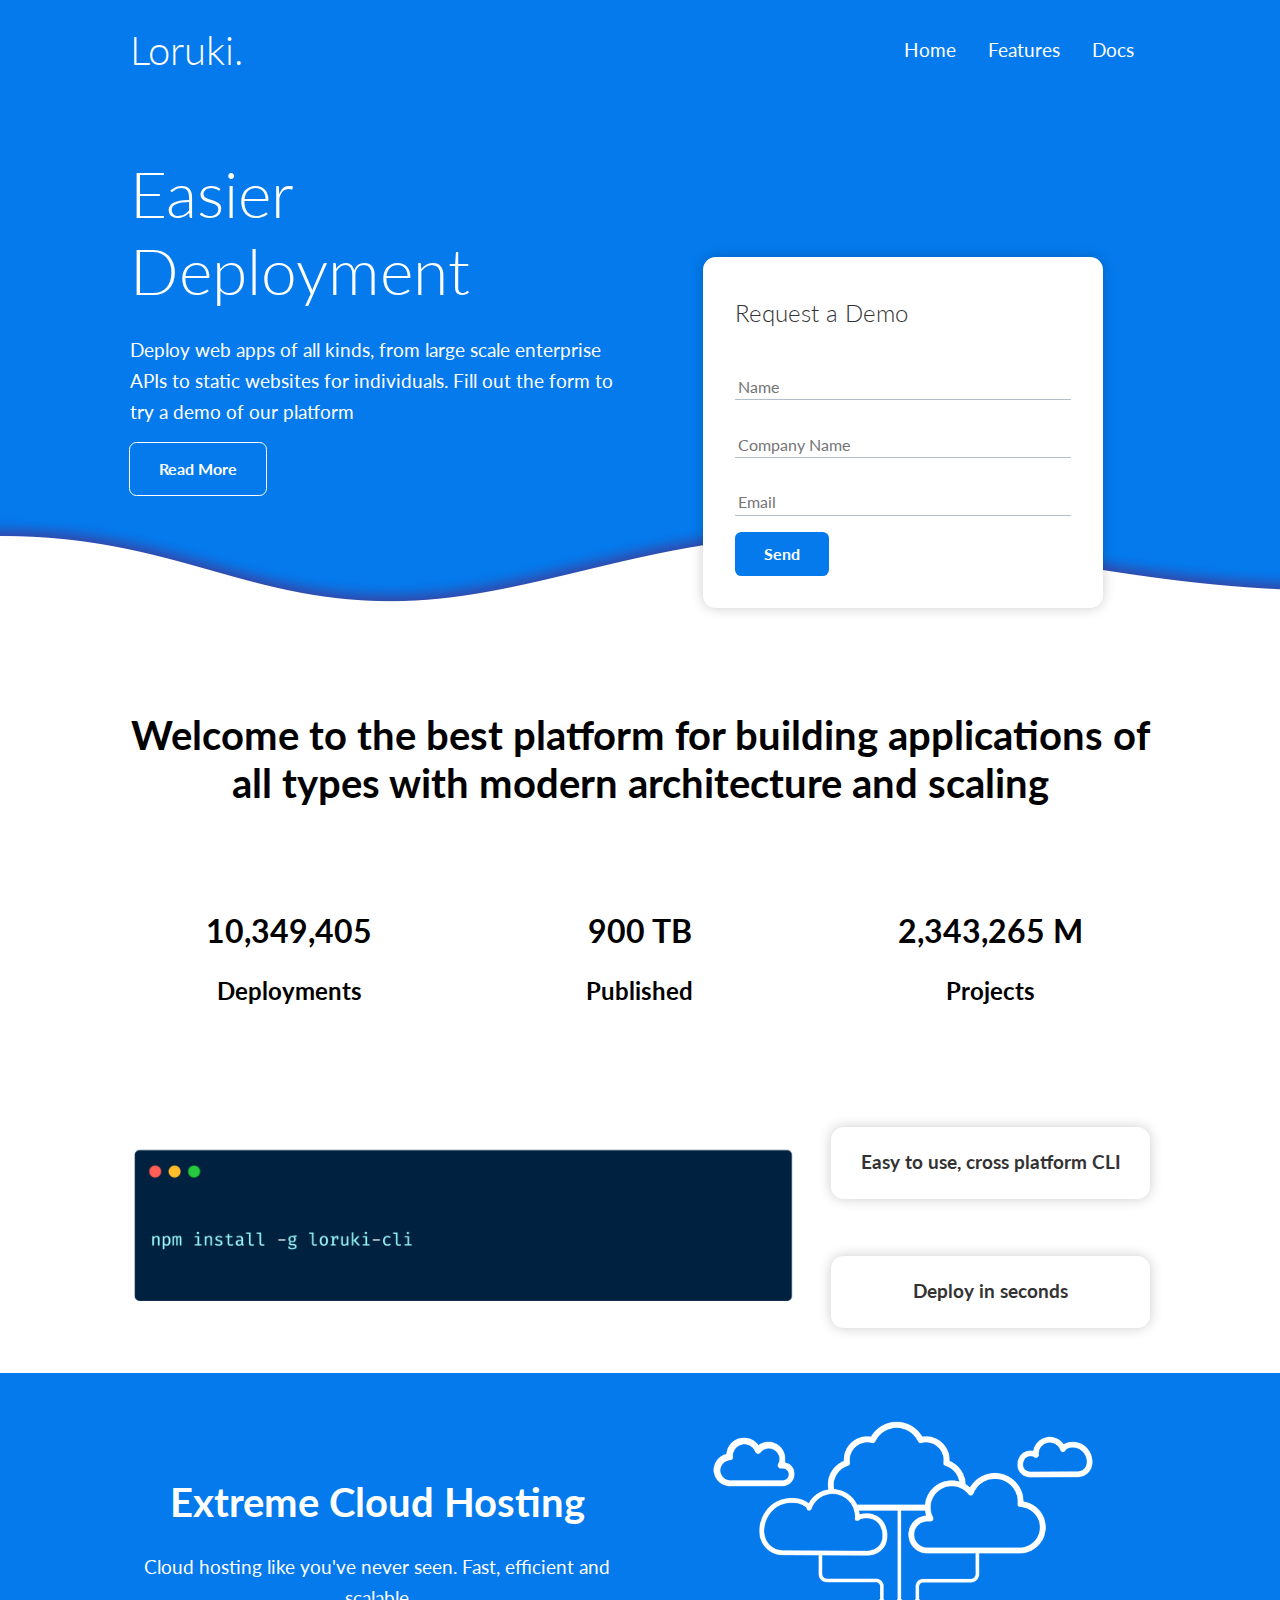
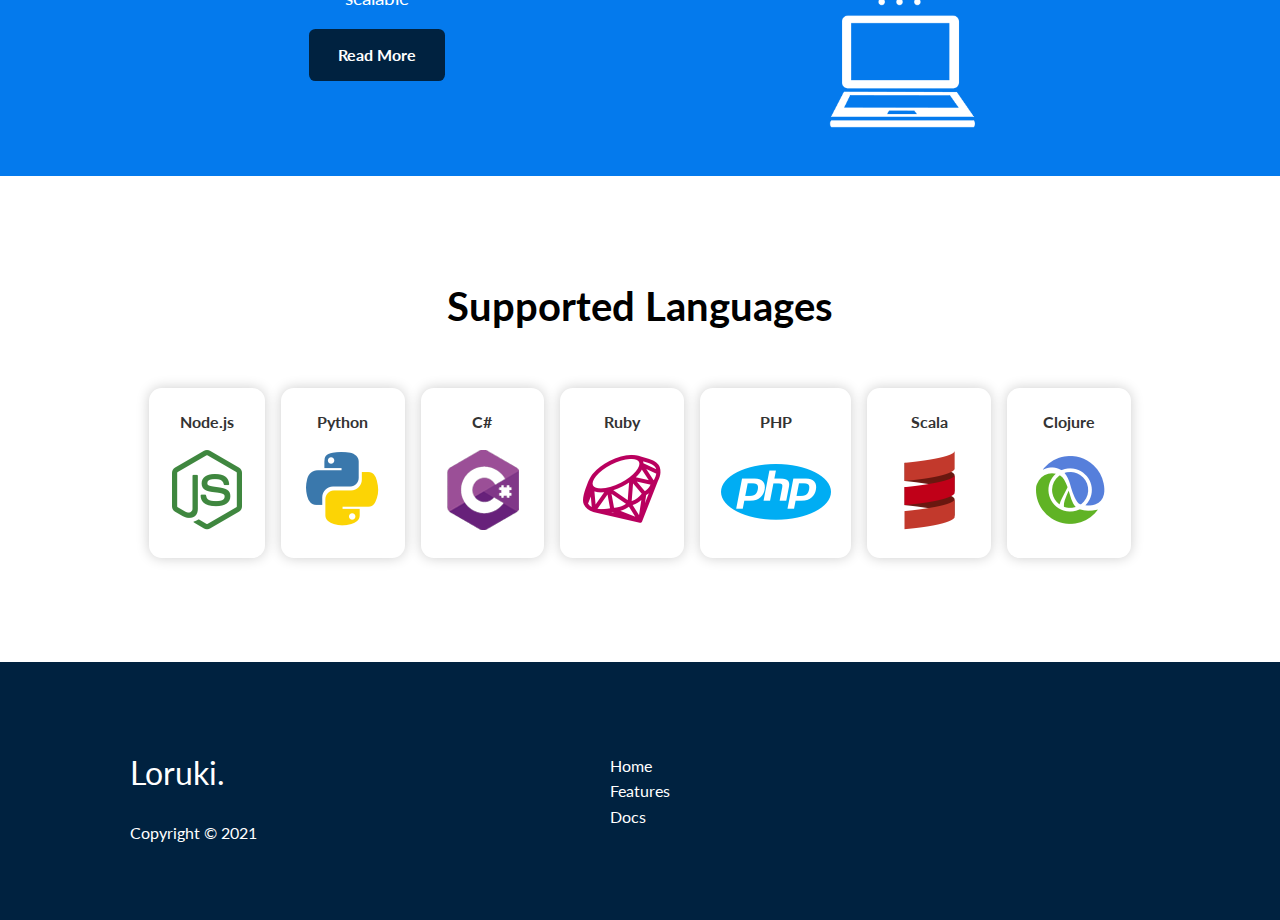
<file: index.html>
<!DOCTYPE html>
<html lang="en">
  <head>
    <meta charset="UTF-8" />
    <meta http-equiv="X-UA-Compatible" content="IE=edge" />
    <meta name="viewport" content="width=device-width, initial-scale=1.0" />

    <!-- Favicon -->
    <link rel="icon" href="images/favicon.ico" type="image/x-icon" />

    <!-- Font Awesome Kit -->
    <link
      rel="stylesheet"
      href="https://use.fontawesome.com/releases/v5.15.3/css/all.css"
      integrity="sha384-SZXxX4whJ79/gErwcOYf+zWLeJdY/qpuqC4cAa9rOGUstPomtqpuNWT9wdPEn2fk"
      crossorigin="anonymous"
    />

    <!-- Lato Font -->
    <link rel="preconnect" href="https://fonts.googleapis.com" />
    <link rel="preconnect" href="https://fonts.gstatic.com" crossorigin />
    <link
      href="https://fonts.googleapis.com/css2?family=Lato:wght@300&display=swap"
      rel="stylesheet"
    />

    <!-- Normalize styles -->
    <link rel="stylesheet" href="styles/general/normalize.css" />

    <!-- Utilities styles -->
    <link rel="stylesheet" href="styles/general/utilities.css" />

    <!-- Page styles -->
    <link rel="stylesheet" href="styles/pages/index.css" />

    <!-- Media queries -->
    <link rel="stylesheet" href="styles/general/queries.css" />

    <title>Loruki | Cloud Hosting for Everyone</title>
  </head>
  <body>
    <!-- HEADER SECTION BEGIN -->
    <header class="header bg-primary py-1">
      <!-- Wrapper container -->
      <div class="wrapper__container flex-container">
        <!-- Logo -->
        <h1 class="header__logo">Loruki.</h1>

        <!-- Navbar -->
        <nav class="header__navbar">
          <!-- Navbar elements -->
          <ul class="navbar__list flex-container">
            <li class="list__item">
              <a href="index.html" class="item__link">Home</a>
            </li>
            <li class="list__item">
              <a href="views/features.html" class="item__link">Features</a>
            </li>
            <li class="list__item">
              <a href="views/docs.html" class="item__link">Docs</a>
            </li>
          </ul>
        </nav>
      </div>
    </header>
    <!-- HEADER SECTION END -->

    <!-- MAIN SECTION BEGIN -->

    <main class="main">
      <!-- Showcase section -->
      <section class="main__showcase bg-primary py-2">
        <div class="wrapper__container grid-container">
          <!-- Showcase description -->
          <article class="showcase__text pirmary-text">
            <h2 class="text__heading primary-heading">Easier Deployment</h2>

            <p class="text__description my-1 primary-description">
              Deploy web apps of all kinds, from large scale enterprise APIs to
              static websites for individuals. Fill out the form to try a demo
              of our platform
            </p>

            <a href="views/features.html" class="btn btn--outline">Read More</a>
          </article>

          <!-- Showcase form -->
          <article class="showcase__form card">
            <h2 class="form__heading">Request a Demo</h2>

            <form
              name="contact"
              method="post"
              class="demo-form"
              data-netlify="true"
              netlify-honeypot="bot-field"
            >
              <input type="hidden" name="contact" name="form-name" />
              <p class="hidden">
                <label
                  >Don’t fill this out if you’re human: <input name="bot-field"
                /></label>
              </p>
              <input
                type="text"
                class="demo-form__input"
                name="name"
                placeholder="Name"
                required
              />
              <input
                type="text"
                class="demo-form__input"
                name="companyName"
                placeholder="Company Name"
                required
              />
              <input
                type="email"
                class="demo-form__input"
                name="email"
                placeholder="Email"
                required
              />

              <button type="submit" class="btn primary-btn">Send</button>
            </form>
          </article>
        </div>
      </section>

      <!-- Stats section -->
      <section class="main__stats">
        <div class="wrapper__container">
          <h2 class="stats__heading text-center my-1 section__heading">
            Welcome to the best platform for building applications of all types
            with modern architecture and scaling
          </h2>

          <div class="stats__graphs grid-container grid-3-c text-center my-4">
            <!-- Stat item #1 -->
            <div class="graphs__item">
              <span class="fas fa-server fa-3x"></span>
              <h3 class="item__heading">10,349,405</h3>
              <p class="item__description text-secondary">Deployments</p>
            </div>

            <!-- Stat item #2 -->
            <div class="graphs__item">
              <span class="fas fa-upload fa-3x"></span>
              <h3 class="item__heading">900 TB</h3>
              <p class="item__description text-secondary">Published</p>
            </div>

            <!-- Stat item #3 -->
            <div class="graphs__item">
              <span class="fas fa-project-diagram fa-3x"></span>
              <h3 class="item__heading">2,343,265 M</h3>
              <p class="item__description text-secondary">Projects</p>
            </div>
          </div>
        </div>
      </section>

      <!-- CLI section -->
      <section class="main__cli">
        <div class="cli__items grid-container wrapper__container">
          <img class="cli__image" src="images/cli_install.png" alt="CLI" />

          <div class="cli__item card cli__item1">
            <h3 class="text-center">Easy to use, cross platform CLI</h3>
          </div>

          <div class="cli__item card cli__item2">
            <h3 class="text-center">Deploy in seconds</h3>
          </div>
        </div>
      </section>

      <!-- Cloud section -->
      <section class="main__cloud bg-primary py-2 my-2">
        <div class="cloud__items wrapper__container grid-container">
          <div class="text-center">
            <h2 class="cloud__heading section__heading">
              Extreme Cloud Hosting
            </h2>
            <p class="my-1 cloud__description">
              Cloud hosting like you've never seen. Fast, efficient and scalable
            </p>
            <a href="views/features.html" class="btn btn-dark">Read More</a>
          </div>

          <img src="images/cloud.png" alt="Cloud" class="cloud__image" />
        </div>
      </section>

      <!-- Supported languages section -->
      <section class="main__languages my-2 py-2">
        <h2 class="languages__heading text-center section__heading my-2">
          Supported Languages
        </h2>
        <div class="flex-container wrapper__container">
          <!-- Language Item #1 -->
          <div class="language__item card">
            <h4 class="language__heading text-center">Node.js</h4>
            <img
              src="images/logos/node.png"
              alt="Node.js"
              class="language__image"
            />
          </div>

          <!-- Language Item #2 -->
          <div class="language__item card">
            <h4 class="language__heading text-center">Python</h4>
            <img
              src="images/logos/python.png"
              alt="Python"
              class="language__image"
            />
          </div>

          <!-- Language Item #3 -->
          <div class="language__item card">
            <h4 class="language__heading text-center">C#</h4>
            <img
              src="images/logos/csharp.png"
              alt="C#"
              class="language__image"
            />
          </div>

          <!-- Language Item #4 -->
          <div class="language__item card">
            <h4 class="language__heading text-center">Ruby</h4>
            <img
              src="images/logos/ruby.png"
              alt="Ruby"
              class="language__image"
            />
          </div>

          <!-- Language Item #5 -->
          <div class="language__item card">
            <h4 class="language__heading text-center">PHP</h4>
            <img src="images/logos/php.png" alt="PHP" class="language__image" />
          </div>

          <!-- Language Item #6 -->
          <div class="language__item card">
            <h4 class="language__heading text-center">Scala</h4>
            <img
              src="images/logos/scala.png"
              alt="Scala"
              class="language__image"
            />
          </div>

          <!-- Language Item #7 -->
          <div class="language__item card">
            <h4 class="language__heading text-center">Clojure</h4>
            <img
              src="images/logos/clojure.png"
              alt="Clojure"
              class="language__image"
            />
          </div>
        </div>
      </section>
    </main>
    <!-- MAIN SECTION END -->

    <!-- FOOTER SECTION BEGIN -->
    <footer class="footer bg-secondary py-4">
      <div class="wrapper__container grid-container grid-3-c">
        <div class="footer__item footer__enterprise">
          <p class="enterprise__heading">Loruki.</p>
          <p class="enterprise__copyright">Copyright &copy; 2021</p>
        </div>

        <nav class="footer__item footer__navbar">
          <ul>
            <li><a class="navbar__link" href="index.html">Home</a></li>
            <li>
              <a class="navbar__link" href="views/features.html">Features</a>
            </li>
            <li><a class="navbar__link" href="views/docs.html">Docs</a></li>
          </ul>
        </nav>

        <div class="footer__item footer__social">
          <a href="" class="social__link"
            ><span class="fab fa-facebook fa-2x"></span
          ></a>
          <a href="" class="social__link"
            ><span class="fab fa-twitter fa-2x"></span
          ></a>
          <a href="" class="social__link"
            ><span class="fab fa-github fa-2x"></span
          ></a>
          <a href="" class="social__link"
            ><span class="fab fa-instagram fa-2x"></span
          ></a>
        </div>
      </div>
    </footer>
    <!-- FOOTER SECTION END -->
  </body>
</html>
</file>
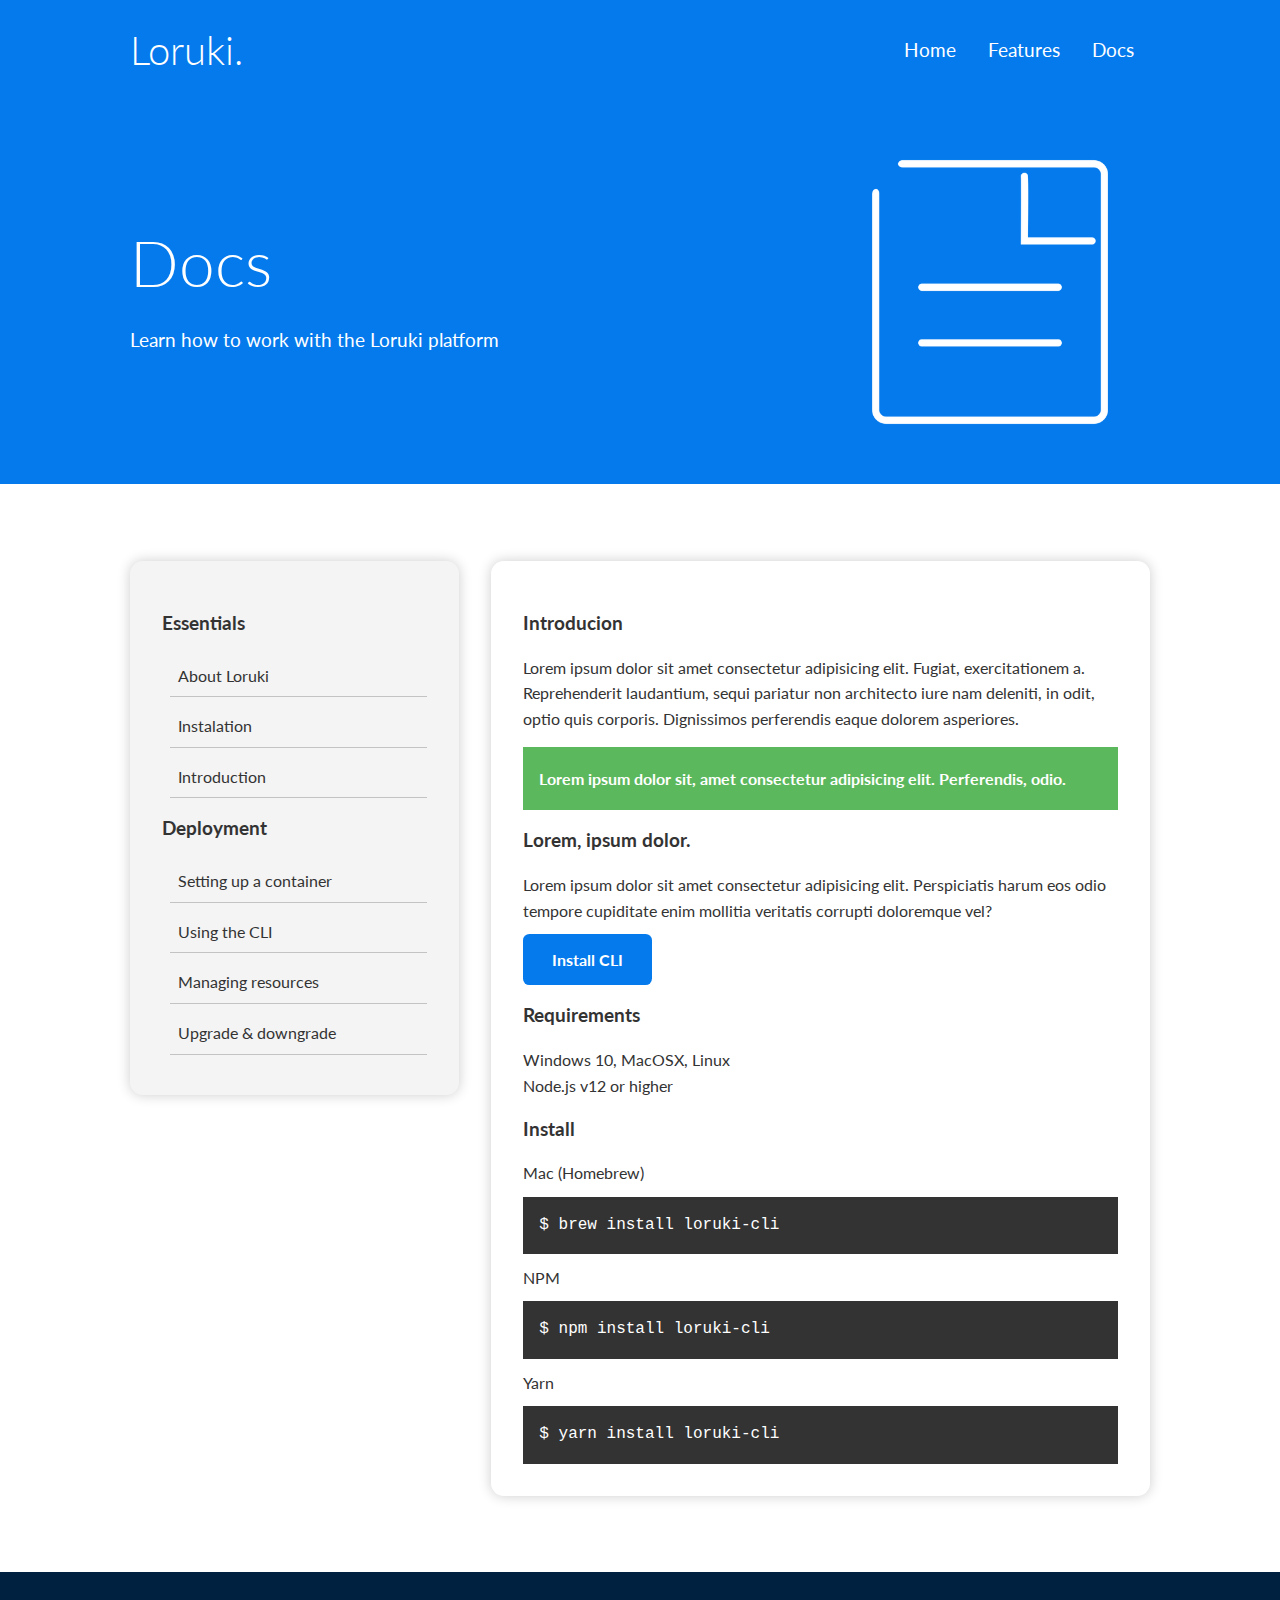
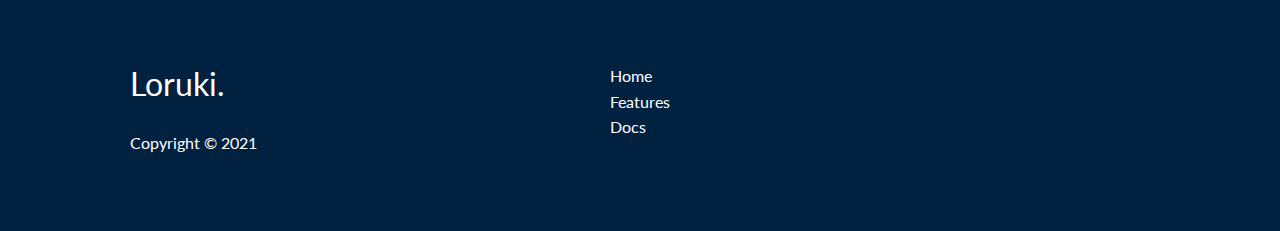
<file: views/docs.html>
<!DOCTYPE html>
<html lang="en">
  <head>
    <meta charset="UTF-8" />
    <meta http-equiv="X-UA-Compatible" content="IE=edge" />
    <meta name="viewport" content="width=device-width, initial-scale=1.0" />

    <!-- Favicon -->
    <link rel="icon" href="../images/favicon.ico" type="image/x-icon" />

    <!-- Font Awesome Kit -->
    <link
      rel="stylesheet"
      href="https://use.fontawesome.com/releases/v5.15.3/css/all.css"
      integrity="sha384-SZXxX4whJ79/gErwcOYf+zWLeJdY/qpuqC4cAa9rOGUstPomtqpuNWT9wdPEn2fk"
      crossorigin="anonymous"
    />

    <!-- Lato Font -->
    <link rel="preconnect" href="https://fonts.googleapis.com" />
    <link rel="preconnect" href="https://fonts.gstatic.com" crossorigin />
    <link
      href="https://fonts.googleapis.com/css2?family=Lato:wght@300&display=swap"
      rel="stylesheet"
    />

    <!-- Normalize styles -->
    <link rel="stylesheet" href="../styles/general/normalize.css" />

    <!-- Utilities styles -->
    <link rel="stylesheet" href="../styles/general/utilities.css" />

    <!-- Page styles -->
    <link rel="stylesheet" href="../styles/pages/docs.css" />

    <!-- Media queries -->
    <link rel="stylesheet" href="../styles/general/queries.css" />

    <title>Loruki | Cloud Hosting for Everyone</title>
  </head>
  <body>
    <!-- HEADER SECTION BEGIN -->
    <header class="header bg-primary py-1">
      <!-- Wrapper container -->
      <div class="wrapper__container flex-container">
        <!-- Logo -->
        <h1 class="header__logo">Loruki.</h1>

        <!-- Navbar -->
        <nav class="header__navbar">
          <!-- Navbar elements -->
          <ul class="navbar__list flex-container">
            <li class="list__item">
              <a href="../index.html" class="item__link">Home</a>
            </li>
            <li class="list__item">
              <a href="features.html" class="item__link">Features</a>
            </li>
            <li class="list__item">
              <a href="docs.html" class="item__link">Docs</a>
            </li>
          </ul>
        </nav>
      </div>
    </header>
    <!-- HEADER SECTION END -->

    <!-- MAIN SECTION BEGIN -->
    <main class="main">
      <section class="main__docs py-2 bg-primary">
        <div class="wrapper__container grid-container">
          <div class="docs__text primary-text">
            <h2 class="text__heading primary-heading">Docs</h2>
            <p class="docs__description primary-description">
              Learn how to work with the Loruki platform
            </p>
          </div>
          <img
            src="../images/docs.png"
            alt="Document image"
            class="docs__image section-image primary-image"
          />
        </div>
      </section>

      <section class="main__documentation my-4">
        <div class="wrapper__container grid-container grid-doc-layout">
          <div
            class="documentation__item card documentation__item-1 bg-light p-2"
          >
            <h3 class="my-1">Essentials</h3>
            <nav class="item__navbar">
              <ul class="navbar__list">
                <li class="doc-list__item"><a href="#">About Loruki</a></li>
                <li class="doc-list__item"><a href="#">Instalation</a></li>
                <li class="doc-list__item"><a href="#">Introduction</a></li>
              </ul>
            </nav>

            <h3 class="my-1">Deployment</h3>
            <nav class="item__navbar">
              <ul class="navbar__list">
                <li class="doc-list__item">
                  <a href="#">Setting up a container</a>
                </li>
                <li class="doc-list__item"><a href="#">Using the CLI</a></li>
                <li class="doc-list__item">
                  <a href="#">Managing resources</a>
                </li>
                <li class="doc-list__item">
                  <a href="#">Upgrade & downgrade</a>
                </li>
              </ul>
            </nav>
          </div>

          <div class="card documentation__item documentation__item-2 p-2">
            <div class="item__section">
              <h3 class="item__heading my-1">Introducion</h3>
              <p class="item__paragraph">
                Lorem ipsum dolor sit amet consectetur adipisicing elit. Fugiat,
                exercitationem a. Reprehenderit laudantium, sequi pariatur non
                architecto iure nam deleniti, in odit, optio quis corporis.
                Dignissimos perferendis eaque dolorem asperiores.
              </p>
              <div class="alert alert-success">
                <p class="alert__description">
                  <span class="fas fa-info"></span>
                  Lorem ipsum dolor sit, amet consectetur adipisicing elit.
                  Perferendis, odio.
                </p>
              </div>
            </div>

            <div class="item__section">
              <h3 class="item__heading my-1">Lorem, ipsum dolor.</h3>
              <p class="item__paragraph">
                Lorem ipsum dolor sit amet consectetur adipisicing elit.
                Perspiciatis harum eos odio tempore cupiditate enim mollitia
                veritatis corrupti doloremque vel?
              </p>
              <a href="#" class="btn primary-btn">Install CLI</a>
            </div>

            <div class="item__section">
              <h3 class="item__heading my-1">Requirements</h3>
              <ul class="section__requirements">
                <li>Windows 10, MacOSX, Linux</li>
                <li>Node.js v12 or higher</li>
              </ul>
            </div>

            <div class="item__section">
              <h3 class="item__heading my-1">Install</h3>
              <p class="item__paragraph">Mac (Homebrew)</p>
              <pre
                class="section__code"
              ><code>$ brew install loruki-cli</code></pre>
              <p class="item__paragraph">NPM</p>
              <pre
                class="section__code"
              ><code>$ npm install loruki-cli</code></pre>
              <p class="item__paragraph">Yarn</p>
              <pre
                class="section__code"
              ><code>$ yarn install loruki-cli</code></pre>
            </div>
          </div>
        </div>
      </section>
    </main>
    <!-- MAIN SECTION END -->

    <!-- FOOTER SECTION BEGIN -->
    <footer class="footer bg-secondary py-4">
      <div class="wrapper__container grid-container grid-3-c">
        <div class="footer__item footer__enterprise">
          <p class="enterprise__heading">Loruki.</p>
          <p class="enterprise__copyright">Copyright &copy; 2021</p>
        </div>

        <nav class="footer__item footer__navbar">
          <ul>
            <li><a class="navbar__link" href="../index.html">Home</a></li>
            <li>
              <a class="navbar__link" href="features.html">Features</a>
            </li>
            <li><a class="navbar__link" href="docs.html">Docs</a></li>
          </ul>
        </nav>

        <div class="footer__item footer__social">
          <a href="" class="social__link"
            ><span class="fab fa-facebook fa-2x"></span
          ></a>
          <a href="" class="social__link"
            ><span class="fab fa-twitter fa-2x"></span
          ></a>
          <a href="" class="social__link"
            ><span class="fab fa-github fa-2x"></span
          ></a>
          <a href="" class="social__link"
            ><span class="fab fa-instagram fa-2x"></span
          ></a>
        </div>
      </div>
    </footer>
    <!-- FOOTER SECTION END -->
  </body>
</html>
</file>
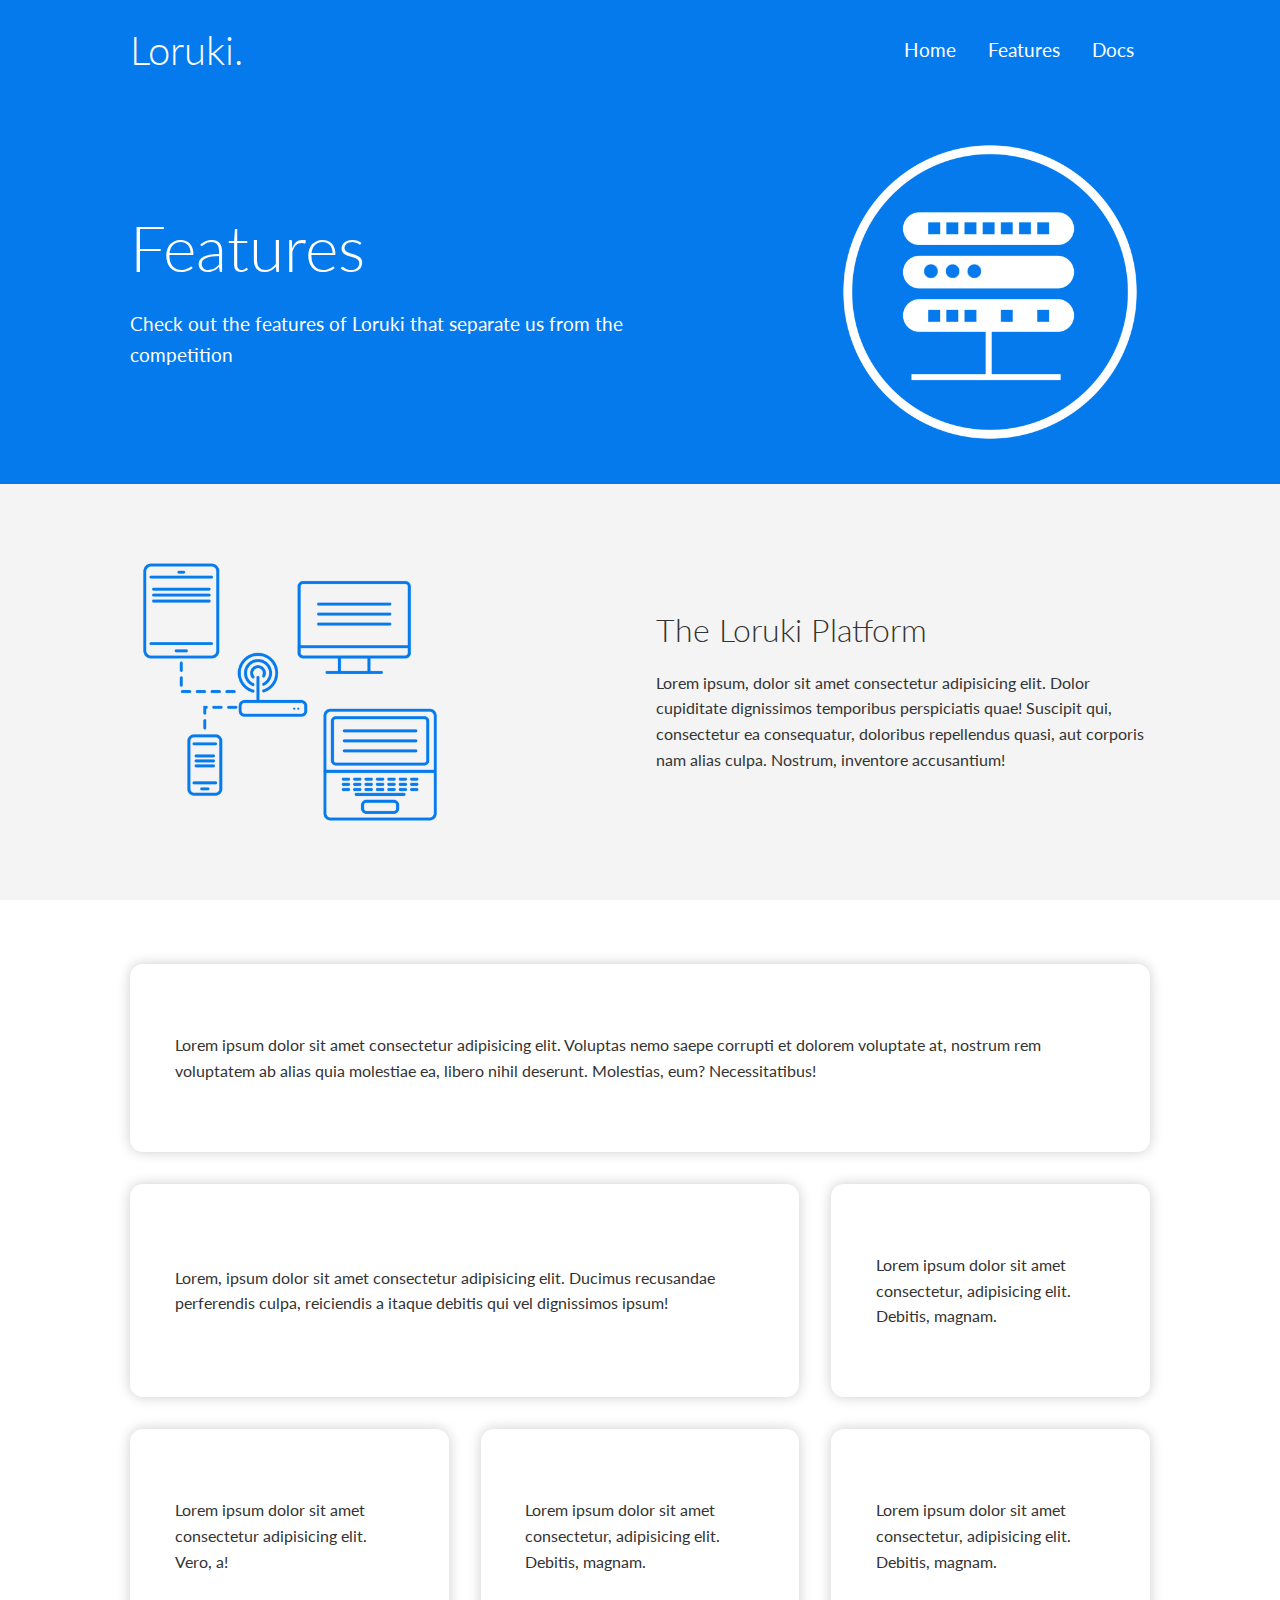
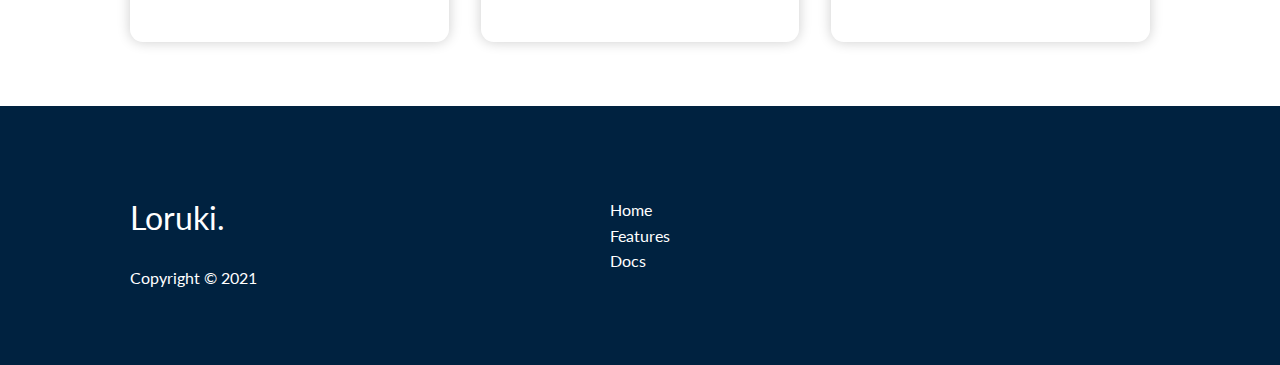
<file: views/features.html>
<!DOCTYPE html>
<html lang="en">
  <head>
    <meta charset="UTF-8" />
    <meta http-equiv="X-UA-Compatible" content="IE=edge" />
    <meta name="viewport" content="width=device-width, initial-scale=1.0" />

    <!-- Favicon -->
    <link rel="icon" href="../images/favicon.ico" type="image/x-icon" />

    <!-- Font Awesome Kit -->
    <link
      rel="stylesheet"
      href="https://use.fontawesome.com/releases/v5.15.3/css/all.css"
      integrity="sha384-SZXxX4whJ79/gErwcOYf+zWLeJdY/qpuqC4cAa9rOGUstPomtqpuNWT9wdPEn2fk"
      crossorigin="anonymous"
    />

    <!-- Lato Font -->
    <link rel="preconnect" href="https://fonts.googleapis.com" />
    <link rel="preconnect" href="https://fonts.gstatic.com" crossorigin />
    <link
      href="https://fonts.googleapis.com/css2?family=Lato:wght@300&display=swap"
      rel="stylesheet"
    />

    <!-- Normalize styles -->
    <link rel="stylesheet" href="../styles/general/normalize.css" />

    <!-- Utilities styles -->
    <link rel="stylesheet" href="../styles/general/utilities.css" />

    <!-- Page styles -->
    <link rel="stylesheet" href="../styles/pages/features.css" />

    <!-- Media queries -->
    <link rel="stylesheet" href="../styles/general/queries.css" />

    <title>Loruki | Cloud Hosting for Everyone</title>
  </head>
  <body>
    <!-- HEADER SECTION BEGIN -->
    <header class="header bg-primary py-1">
      <!-- Wrapper container -->
      <div class="wrapper__container flex-container">
        <!-- Logo -->
        <h1 class="header__logo">Loruki.</h1>

        <!-- Navbar -->
        <nav class="header__navbar">
          <!-- Navbar elements -->
          <ul class="navbar__list flex-container">
            <li class="list__item">
              <a href="../index.html" class="item__link">Home</a>
            </li>
            <li class="list__item">
              <a href="features.html" class="item__link">Features</a>
            </li>
            <li class="list__item">
              <a href="docs.html" class="item__link">Docs</a>
            </li>
          </ul>
        </nav>
      </div>
    </header>
    <!-- HEADER SECTION END -->

    <!-- MAIN SECTION BEGIN -->
    <main class="main">
      <!-- Features section -->
      <section class="py-2 main__features bg-primary">
        <div class="wrapper__container grid-container">
          <div class="features__text primary-text">
            <h2 class="text__heading primary-heading">Features</h2>
            <p class="text__description primary-description">
              Check out the features of Loruki that separate us from the
              competition
            </p>
          </div>

          <img
            src="../images/server.png"
            alt="Server"
            class="features__image section-image primary-image"
          />
        </div>
      </section>

      <!-- Loruki platform section -->
      <section class="main__loruki-platform bg-light py-3">
        <div class="wrapper__container grid-container">
          <img
            src="../images/server2.png"
            alt="Server"
            class="loruki-platform__image section-image"
          />

          <div class="loruki-platform__description">
            <h2 class="description__heading">The Loruki Platform</h2>
            <p class="description__description">
              Lorem ipsum, dolor sit amet consectetur adipisicing elit. Dolor
              cupiditate dignissimos temporibus perspiciatis quae! Suscipit qui,
              consectetur ea consequatur, doloribus repellendus quasi, aut
              corporis nam alias culpa. Nostrum, inventore accusantium!
            </p>
          </div>
        </div>
      </section>

      <!-- Loruki tools -->
      <section class="main__tools my-4">
        <div class="tools__items wrapper__container grid-container grid-3-c">
          <!-- Item #1 -->
          <div class="items__tool item__tool-1 card flex-container">
            <span class="fas fa-server fa-3x"></span>
            <p class="tool__description">
              Lorem ipsum dolor sit amet consectetur adipisicing elit. Voluptas
              nemo saepe corrupti et dolorem voluptate at, nostrum rem
              voluptatem ab alias quia molestiae ea, libero nihil deserunt.
              Molestias, eum? Necessitatibus!
            </p>
          </div>

          <!-- Item #2 -->
          <div class="items__tool item__tool-2 card flex-container">
            <span class="fas fa-network-wired fa-3x"></span>
            <p class="tool__description">
              Lorem, ipsum dolor sit amet consectetur adipisicing elit. Ducimus
              recusandae perferendis culpa, reiciendis a itaque debitis qui vel
              dignissimos ipsum!
            </p>
          </div>

          <!-- Item #3 -->
          <div class="items__tool item__tool-3 card flex-container">
            <span class="fas fa-laptop-code fa-3x"></span>
            <p class="tool__description">
              Lorem ipsum dolor sit amet consectetur, adipisicing elit. Debitis,
              magnam.
            </p>
          </div>

          <!-- Item #4 -->
          <div class="items__tool item__tool-4 card flex-container">
            <span class="fas fa-database fa-3x"></span>
            <p class="tool__description">
              Lorem ipsum dolor sit amet consectetur adipisicing elit. Vero, a!
            </p>
          </div>

          <!-- Item #5 -->
          <div class="items__tool item__tool-5 card flex-container">
            <span class="fas fa-power-off fa-3x"></span>
            <p class="tool__description">
              Lorem ipsum dolor sit amet consectetur, adipisicing elit. Debitis,
              magnam.
            </p>
          </div>

          <!-- Item #6 -->
          <div class="items__tool item__tool-6 card flex-container">
            <span class="fas fa-upload fa-3x"></span>
            <p class="tool__description">
              Lorem ipsum dolor sit amet consectetur, adipisicing elit. Debitis,
              magnam.
            </p>
          </div>
        </div>
      </section>
    </main>
    <!-- MAIN SECTION END -->

    <!-- FOOTER SECTION BEGIN -->
    <footer class="footer bg-secondary py-4">
      <div class="wrapper__container grid-container grid-3-c">
        <div class="footer__item footer__enterprise">
          <p class="enterprise__heading">Loruki.</p>
          <p class="enterprise__copyright">Copyright &copy; 2021</p>
        </div>

        <nav class="footer__item footer__navbar">
          <ul>
            <li><a class="navbar__link" href="../index.html">Home</a></li>
            <li>
              <a class="navbar__link" href="features.html">Features</a>
            </li>
            <li><a class="navbar__link" href="docs.html">Docs</a></li>
          </ul>
        </nav>

        <div class="footer__item footer__social">
          <a href="" class="social__link"
            ><span class="fab fa-facebook fa-2x"></span
          ></a>
          <a href="" class="social__link"
            ><span class="fab fa-twitter fa-2x"></span
          ></a>
          <a href="" class="social__link"
            ><span class="fab fa-github fa-2x"></span
          ></a>
          <a href="" class="social__link"
            ><span class="fab fa-instagram fa-2x"></span
          ></a>
        </div>
      </div>
    </footer>
    <!-- FOOTER SECTION END -->
  </body>
</html>
</file>
<file: styles/general/utilities.css>
@import url(settings.css);

/* Form antispam netlify */
.hidden {
  visibility: hidden;
  height: 0;
}

/* Objects */
.section__heading {
  font-size: clamp(1.5rem, 5vw, 2.5rem);
  font-weight: bold;
}

.flex-container {
  display: flex;
  justify-content: center;
  align-items: center;
  height: 100%;
}

.grid-container {
  display: grid;
  grid-template-columns: repeat(2, 1fr);
  gap: 2rem;
  place-items: center;
  height: 100%;
}

/* A layout for the documentation page */
.grid-doc-layout {
  grid-template-columns: 1fr 2fr;
  align-items: flex-start;
}

/* 3 even columns grid */
.grid-3-c {
  grid-template-columns: repeat(3, 1fr);
}

/* 3 grid rows and colums */
.grid-3c-3r {
  grid-template: repeat(3, 1fr) / repeat(3, 1fr);
}

.wrapper__container {
  max-width: 1100px;
  margin: 0 auto;
  padding: 0 2.5rem;
}

.card {
  position: relative;
  background-color: var(--white);
  color: var(--gray);
  border-radius: 0.8rem;
  box-shadow: 0 0 0.8rem rgba(0, 0, 0, 0.2);
  padding: 1.3rem;
  margin: 0.8rem;
}

.btn {
  padding: 0.8rem 1.8rem;
  cursor: pointer;
  border: 0;
  border-radius: 0.4rem;
  color: var(--white);
  display: inline-block;
  transition: color 0.5s, background-color 0.5s, outline 0.5s;
  font-weight: 700;
}

.btn:active {
  transform: scale(0.9);
}

.btn--outline {
  outline: 1px solid currentColor;
}

.btn--outline:hover {
  background-color: var(--white);
  color: var(--light-blue);
}

.primary-btn {
  background-color: var(--light-blue);
}

.primary-btn:hover {
  background-color: var(--white);
  outline: 1px solid currentColor;
  color: var(--light-blue);
}

.btn-dark {
  background-color: var(--dark-blue);
}

.btn-dark:hover {
  background-color: transparent;
  color: var(--white);
  outline: 1px solid currentColor;
}

/* Text utilities */
.text-center {
  text-align: center;
}

.primary-text {
  justify-self: start;
}

.primary-heading {
  font-size: clamp(2rem, 5vw, 4rem);
}

.primary-description {
  font-size: 1.2rem;
}

/* Margin utilities */
.my-1 {
  margin: 1rem 0;
}

.my-2 {
  margin: 2rem 0;
}

.my-3 {
  margin: 3rem 0;
}

.my-4 {
  margin: 4rem 0;
}

/* Padding utilities */
.p-1 {
  padding: 1rem;
}

.p-2 {
  padding: 2rem;
}

.p-3 {
  padding: 3rem;
}

.p-4 {
  padding: 4rem;
}

.py-1 {
  padding: 1rem 0;
}

.py-2 {
  padding: 2rem 0;
}

.py-3 {
  padding: 3rem 0;
}

.py-4 {
  padding: 4rem 0;
}

/* Image utilities */
.section-image {
  max-width: 20rem;
}

.primary-image {
  justify-self: end;
}

/* Background color utilities */
.bg-primary {
  background-color: var(--light-blue);
  color: var(--white);
}

.bg-secondary {
  background-color: var(--dark-blue);
  color: var(--white);
}

.bg-light {
  background-color: var(--light-bg);
  color: #333;
}

/* Alerts utilities */

.alert {
  margin: 1rem 0;
  padding: 0.5rem 1rem;
  font-weight: bold;
}

.alert-success {
  background-color: var(--alert-success-color);
  color: var(--white);
}

/*===========================
=== HEADER SECTION STYLES ===
===========================*/

/* Navbar styles begin */
.header .wrapper__container {
  justify-content: space-between;
}

.header__logo {
  font-size: 2.5rem;
}

.item__link {
  font-size: 1.2rem;
  color: var(--white);
  margin: 0 0.5rem;
  padding: 0.5rem;
}

.item__link:hover {
  border-bottom: 0.1rem solid currentColor;
}
/* Navbar styles end */

/*===========================
=== FOOTER SECTION STYLES ===
===========================*/
.enterprise__heading {
  font-size: 2rem;
}

.navbar__link,
.social__link {
  color: var(--white);
}

.footer__enterprise {
  justify-self: start;
}

.footer__navbar {
  justify-self: center;
}

.footer__social {
  justify-self: end;
}

.footer__social span {
  padding: 0.5rem;
}
</file>
<file: styles/pages/index.css>
@import url(../general/settings.css);

/*=========================
=== MAIN SECTION STYLES ===
===========================*/

/* Showcase section */

.main__showcase {
  position: relative;
  margin-bottom: 10rem;
}

.main__showcase::before {
  content: "";
  position: absolute;
  bottom: -4.5rem;
  left: 0;
  height: 6rem;
  width: 100%;
  background: url(../../images/wave-bg.png) var(--light-blue);
}

.showcase__text {
  animation: slideInFromLeft 1s ease-in;
}

.showcase__form {
  position: relative;
  top: 7rem;
  max-width: 25rem;
  min-width: 10rem;
  padding: 2rem;
  animation: slideInFromRight 1s ease-in;
}

.demo-form__input {
  margin: 1rem 0;
  border: 0;
  border-bottom: 1px solid #b4becb;
  width: 100%;
  padding: 0.2rem;
  font-size: 1rem;
}

.demo-form__input:focus {
  outline: none;
}

/* Stats section */

.graphs__item {
  border-radius: 1rem;
  padding: 1.5rem;
  width: 15rem;
}

.item__heading {
  font-size: clamp(1rem, 5vw, 2rem);
}

.item__description {
  font-size: 1.5rem;
  font-weight: bold;
}

/* CLI section */
.cli__items {
  grid-template: repeat(2, 1fr) / repeat(3, 1fr);
}

.cli__image {
  grid-column: 1/3;
  grid-row: 1/3;
}

.cli__item {
  width: 100%;
}

/* Cloud section */

.cloud__description {
  font-size: 1.2rem;
}

/* Languages section */

.main__languages .flex-container {
  flex-wrap: wrap;
  align-items: stretch;
}

.main__languages .card {
  transition: transform 0.2s ease-in;
}

.main__languages .card:hover {
  transform: translateY(-1rem);
}

.language__item {
  margin: 1rem 0.5rem 2.5rem;
}

.language__heading {
  margin-bottom: 1rem;
}
</file>
<file: styles/general/queries.css>
/* Media queries */
@media screen and (max-width: 768px) {
  /* Utilities queries */
  .card {
    text-align: left;
  }

  .grid-container {
    grid-template-columns: 1fr;
  }

  .header .wrapper__container {
    flex-direction: column;
  }

  .primary-text {
    justify-self: center;
  }

  .wrapper__container {
    text-align: center;
  }

  .header__navbar {
    margin-top: 1rem;
    background-color: rgba(0, 0, 0, 0.1);
    padding: 1rem;
  }

  .section-image {
    justify-self: center;
  }

  .footer__enterprise,
  .footer__navbar,
  .footer__social {
    justify-self: center;
  }

  /* Index page queries */
  .showcase__text {
    animation: none;
  }

  .showcase__form {
    top: 5.5rem;
    animation: none;
  }

  .main__cli .grid-container {
    column-gap: 0;
  }

  .cli__item {
    grid-column: 1;
    font-size: clamp(0.9rem, 1vw, 2rem);
  }

  /* Features page queries */
  .loruki-platform__image {
    grid-row: 2;
  }

  .item__tool-1 {
    grid-column: 1;
  }

  .item__tool-2 {
    grid-column: 1;
  }
}
</file>
<file: styles/pages/docs.css>
@import url(../general/settings.css);

/*=========================
=== MAIN SECTION STYLES ===
===========================*/

.documentation__item {
  width: 100%;
}

.doc-list__item {
  padding: 0.5rem;
  margin-left: 0.5rem;
  margin-bottom: 0.5rem;
  font-size: 1rem;
  border-bottom: 1px solid rgba(0, 0, 0, 0.2);
}

.doc-list__item a {
  color: var(--gray);
}

.doc-list__item a:hover {
  font-weight: bold;
}

.section__code {
  background-color: var(--gray);
  color: var(--white);
  padding: 1rem;
}
</file>
<file: styles/pages/features.css>
@import url(../general/settings.css);

/*=========================
=== MAIN SECTION STYLES ===
=========================*/

/* Loruki platform section */
.loruki-platform__image {
  justify-self: start;
}

.description__heading {
  font-size: 2rem;
}

/* Tools section */

.main__tools .flex-container {
  justify-content: flex-start;
}

.items__tool {
  width: 100%;
}

.item__tool-1 {
  grid-column: 1 / 4;
}

.item__tool-2 {
  grid-column: 1 / 3;
}

.tool__description {
  padding: 1.5rem;
}
</file>
